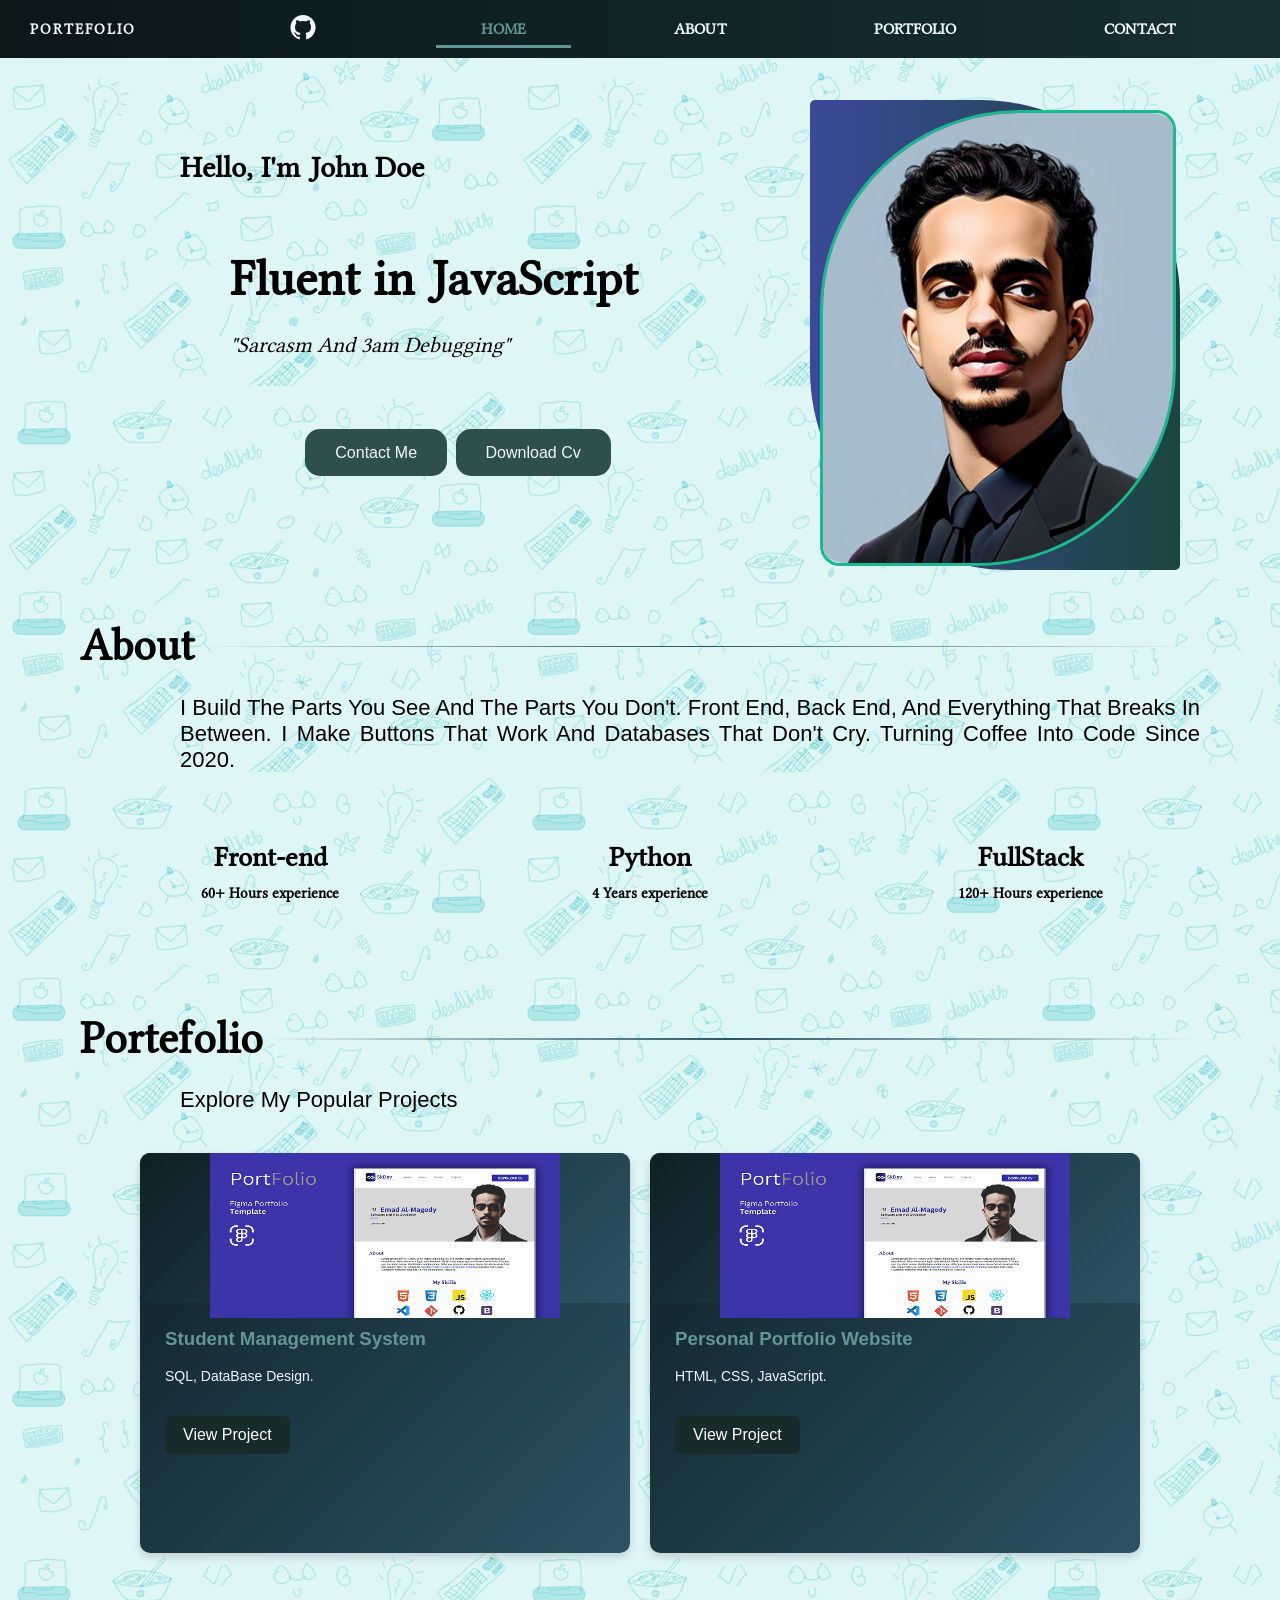
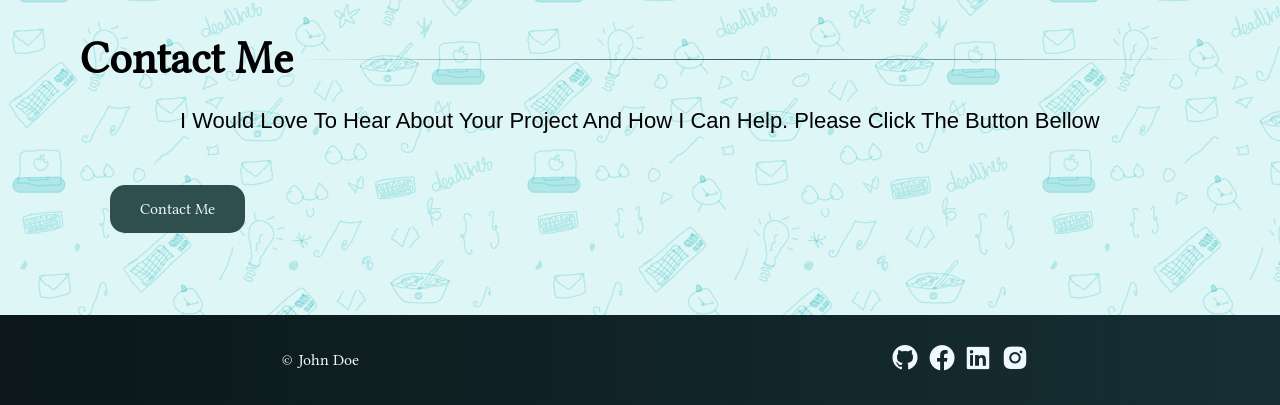
<file: index.html>
<!DOCTYPE html>
<html lang="en">

<head>
    <meta charset="UTF-8">
    <meta name="viewport" content="width=device-width, initial-scale=1.0">
    <title>Portfolio Website</title>
    <link rel="stylesheet" href="styles/stylesheet.css" />
    <link href='https://unpkg.com/boxicons@2.1.4/css/boxicons.min.css' rel='stylesheet'>
</head>

<body>
    <!-- Header  section -->
    <header class="header-container">
        <p>
             <a href="index.html" target="_parent" >Portefolio</a>
        </p>

        <a class="Link-header" href="https://github.com/Sensei-kaboto/Portefolio_Belgiumcampus"> <i class='bx bxl-github'></i></a>

        <nav class="nav-bar">
            <button class="menu-btn" onclick="toggleMenu()">☰</button>

            <ul id="nav-menu">
                <li>
                    <a href="index.html" target="_parent" class="active">Home</a>

                </li>
                <li>
                    <a href="html-Pages/about.html" target="_parent">About</a>

                </li>
                <li>
                    <a href="html-Pages/portfolio.html" target="_parent">Portfolio</a>

                </li>
                <li>
                    <a href="html-Pages/contact.html" target="_parent">Contact</a>

                </li>
            </ul>
        </nav>

    </header>

    <!-- Main section -->
    <main class="main-container">

        <!-- Details on John Doe -->
         <div class="hero-section">
            <p id="hello">
            Hello, I'm John Doe
        </p>



        <div class="image-john">
            <img class="Profile-img" src="images/Rectangle 1.png" alt="john-doe">
        </div>

        <div class="title-container">

            <p id="job">Fluent in JavaScript <br> <span>"sarcasm and 3am debugging"</span></p>
            <div class="contact-links">
                <a class="links-title" href="html-Pages/contact.html" class="contact-main">Contact Me</a>
                <a class="links-title" href="files/WPR181-StudyGuide.pdf" class="download-cv" target="_blank"> Download Cv</a>


            </div>

        </div>
         </div>
        

        <!-- The about section in the main -->

        <section class="about">

            <div class="about-container">
                <p>
                    about
                </p>

                <div class="horizon">
                    <hr>
                </div>

            </div>

            <p id="more-details">
                I build the parts you see and the parts you don't.
                Front end, back end, and everything that breaks in between.
                I make buttons that work and databases that don't cry.
                Turning coffee into code since 2020.
            </p>

            <div class="Skills-index">
                <p>
                    Front-end <br>
                    <span>
                        60+ Hours experience
                    </span>
                </p>
                <p>
                    Python
                    <br>
                    <span>
                        4 Years experience
                    </span>
                </p>
                <p>
                    FullStack
                    <br>
                    <span>
                        120+ Hours experience
                    </span>
                </p>
            </div>

        </section>

        <!-- The Portefolio section in the main -->
        <section class="Portefolio">

            <div class="Portefolio-container">
                <p>
                    Portefolio
                </p>

                <div class="horizon Portefolio">
                    <hr>
                </div>

            </div>

            <p id="more-details">
                Explore My Popular Projects </p>

            <div class="Project-Container">

                <div class="Project-card">

                    <div class="Project-image">
                        <!-- <span>Project 1</span> -->
                        <img class="project-image" src="images/Port-1 1.png" alt="project">
                    </div>

                    <div class="Project-Info">
                        <h3>Student Management System</h3>

                        <p class="technologies">
                            SQL, DataBase Design.
                        </p>
                        <a href="html-Pages/portfolio.html" class="Project-link">View Project</a>
                    </div>
                </div>


                <div class="Project-card">
                    <div class="Project-image">
                        <!-- <span>Project 1</span> -->
                        <img class="project-image" src="images/Port-1 1.png" alt="project">
                    </div>

                    <div class="Project-Info">
                        <h3>Personal Portfolio Website</h3>

                        <p class="technologies">
                            HTML, CSS, JavaScript.
                        </p>
                        <a href="html-Pages/portfolio.html" class="Project-link">View Project</a>
                    </div>

                </div>

            </div>

        </section>

        <!-- Contact section in the Main -->
        <div class="contact">
            <div class="Contact-container">
                <p>
                    Contact Me
                </p>

                <div class="horizon Contact-container">
                    <hr>
                </div>

            </div>

            <p id="more-details">
                I would love to hear about your project and how i can help. Please click the Button bellow
            </p>

            <div class="contact-links Contact-container">
                <a class="links-title" href="html-Pages/contact.html" class="contact-main">Contact Me</a>

            </div>

        </div>
    </main>

    <!-- footer container -->

    <footer class="footer-container">
        <p>
            &copy; John Doe
        </p>
        <div class="link-footer">
            <i class='bx bxl-github'></i>
            <i class='bx bxl-facebook-circle'></i>
            <i class='bx bxl-linkedin-square'></i>
            <i class='bx bxl-instagram-alt'></i>
        </div>

    </footer>

    <script src="js/script.js"></script>
</body>
</body>

</html>
</file>
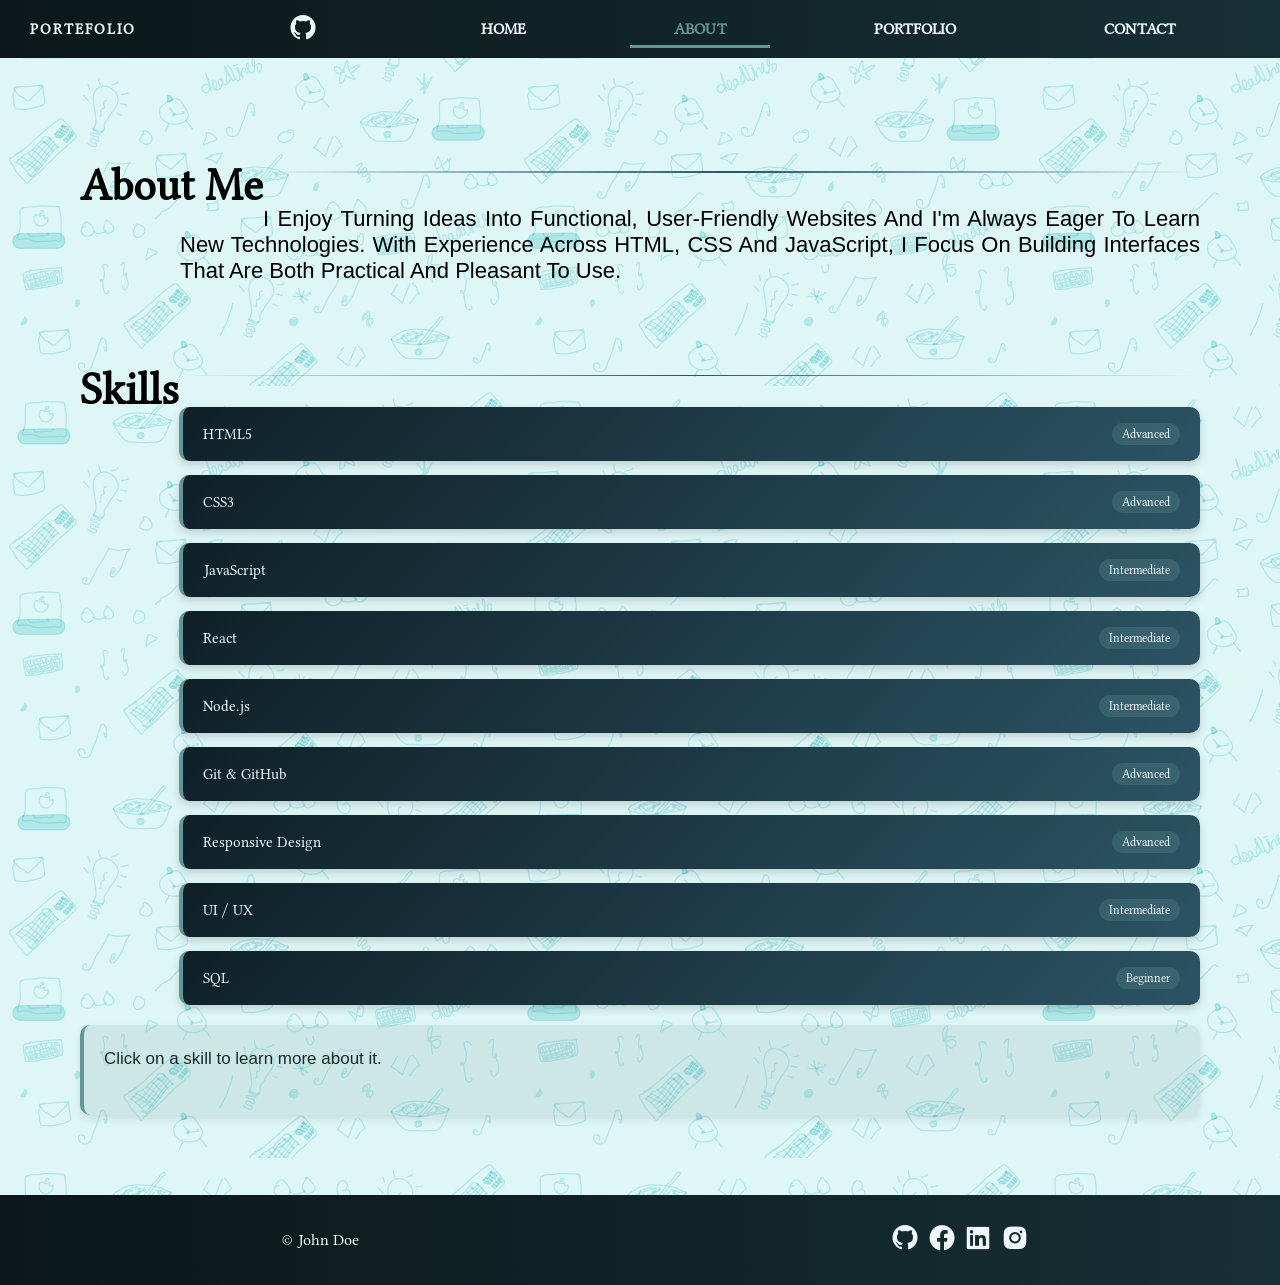
<file: html-Pages/about.html>
<!DOCTYPE html>
<html lang="en">

<head>
    <meta charset="UTF-8">
    <meta name="viewport" content="width=device-width, initial-scale=1.0">
    <title>Portfolio Website</title>
    <link rel="stylesheet" href="../styles/stylesheet.css">
    <link href='https://unpkg.com/boxicons@2.1.4/css/boxicons.min.css' rel='stylesheet'>

</head>

<body>
    <!-- Header  section -->
    <header class="header-container">
        <p>
           <a href="../index.html" target="_parent" >Portefolio</a>
        </p>

        <a class="Link-header" href="https://github.com/Sensei-kaboto/Portefolio_Belgiumcampus"> <i class='bx bxl-github'></i></a>

        <nav class="nav-bar">
            <button class="menu-btn" onclick="toggleMenu()">☰</button>

            <ul id="nav-menu">
                <li>
                    <a href="../index.html" target="_parent">Home</a>

                </li>
                <li>
                    <a href="about.html" target="_parent" class="active">About</a>

                </li>
                <li>
                    <a href="portfolio.html" target="_parent">Portfolio</a>

                </li>
                <li>
                    <a href="contact.html" target="_parent">Contact</a>

                </li>
            </ul>
        </nav>

    </header>

    <main class="main-container">

        <section class="about-page">

            <!-- About heading -->
            <div class="about-container">
                <p>About Me</p>
            </div>

            <div class="horizon">
                <hr>
            </div>

            <!-- Bio -->
            <p id="more-details">
                I enjoy turning ideas into functional, user-friendly websites and I'm always
                eager to learn new technologies. With experience across HTML, CSS and JavaScript,
                I focus on building interfaces that are both practical and pleasant to use.
            </p>

            <!-- Skills heading -->
            <div class="Portefolio-container">
                <p>Skills</p>
            </div>

            <div class="horizon Portefolio">
                <hr>
            </div>

            <!-- Skills grid -->
            <!-- Skills grid -->
            <div class="skills">

                <button class="skill" onclick="showSkill('html')">
                    HTML5 <span>Advanced</span>
                </button>

                <button class="skill" onclick="showSkill('css')">
                    CSS3 <span>Advanced</span>
                </button>

                <button class="skill" onclick="showSkill('javascript')">
                    JavaScript <span>Intermediate</span>
                </button>

                <button class="skill" onclick="showSkill('react')">
                    React <span>Intermediate</span>
                </button>

                <button class="skill" onclick="showSkill('node')">
                    Node.js <span>Intermediate</span>
                </button>

                <button class="skill" onclick="showSkill('github')">
                    Git &amp; GitHub <span>Advanced</span>
                </button>

                <button class="skill" onclick="showSkill('responsive')">
                    Responsive Design <span>Advanced</span>
                </button>

                <button class="skill" onclick="showSkill('uiux')">
                    UI / UX <span>Intermediate</span>
                </button>

                <button class="skill" onclick="showSkill('sql')">
                    SQL <span>Beginner</span>
                </button>

            </div>

            <!-- Skill description -->
            <div id="skill-description" class="skill-description">
                <p>Click on a skill to learn more about it.</p>
            </div>

        </section>

    </main>


    <footer class="footer-container">
        <p>
            &copy; John Doe
        </p>
        <div class="link-footer">
            <i class='bx bxl-github'></i>
            <i class='bx bxl-facebook-circle'></i>
            <i class='bx bxl-linkedin-square'></i>
            <i class='bx bxl-instagram-alt'></i>
        </div>

    </footer>


    <script src="../js/script.js"></script>
</body>

</html>
</file>
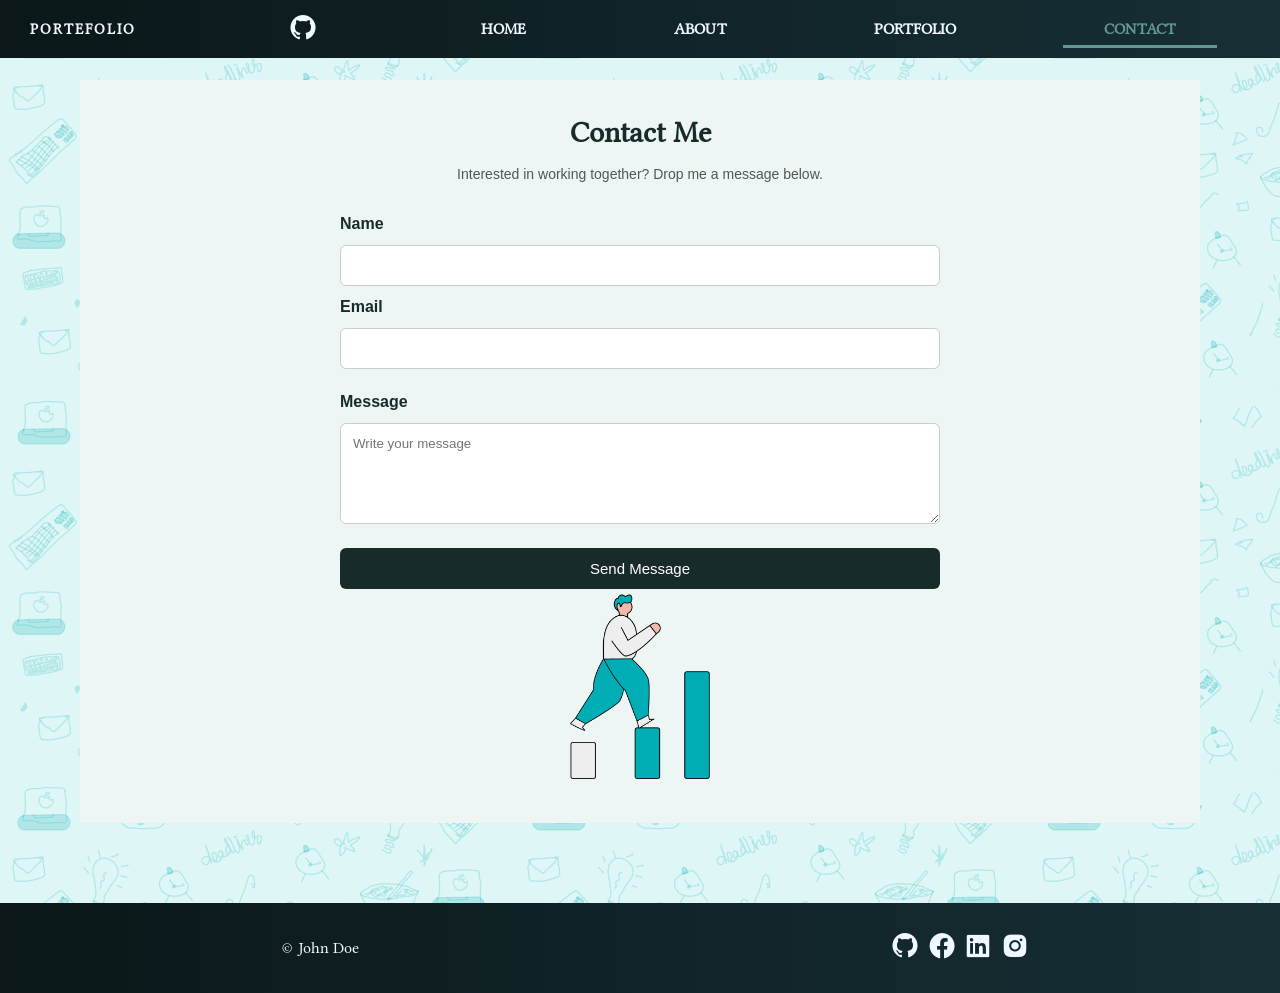
<file: html-Pages/contact.html>
<!DOCTYPE html>
<html lang="en">

<head>
    <meta charset="UTF-8">
    <meta name="viewport" content="width=device-width, initial-scale=1.0">
    <title>Portfolio Website</title>
    <link rel="stylesheet" href="../styles/stylesheet.css">
    <link href='https://unpkg.com/boxicons@2.1.4/css/boxicons.min.css' rel='stylesheet'>

</head>

<body>
    <!-- Header  section -->
    <header class="header-container">
        <p>
            <a href="../index.html" target="_parent" >Portefolio</a>
        </p>

        <a class="Link-header" href="https://github.com/Sensei-kaboto/Portefolio_Belgiumcampus"> <i class='bx bxl-github'></i></a>

        <nav class="nav-bar">
            <button class="menu-btn" onclick="toggleMenu()">☰</button>

            <ul id="nav-menu">
                <li>
                    <a href="../index.html" target="_parent">Home</a>

                </li>
                <li>
                    <a href="about.html" target="_parent">About</a>

                </li>
                <li>
                    <a href="portfolio.html" target="_parent">Portfolio</a>

                </li>
                <li>
                    <a href="contact.html" target="_parent" class="active">Contact</a>

                </li>
            </ul>
        </nav>

    </header>

    <main class="main-container">

        <section class="contact-page">
            <h2>Contact Me</h2>

            <p>
                Interested in working together? Drop me a message below.
            </p>

            <form  id="contact-form" action="#" method="post">

                <label for="name">Name</label>
                <input type="text" id="name" name="name" required>

                <label for="email">Email</label>
                <input type="email" id="email" name="email" required>

                <small class="error-message" id="email-error"></small>


    <label for="message">Message</label>
    <textarea
        id="message"
        name="message"
        rows="5"
        placeholder="Write your message"
        minlength="10"
        required
    ></textarea>

    <small class="error-message" id="message-error"></small>

                <button type="submit">Send Message</button>

            </form>

            <img class="contact-img" src="../images/Group 2372.png" alt="">
        </section>


    </main>


    <footer class="footer-container">
        <p>
            &copy; John Doe
        </p>
        <div class="link-footer">
            <i class='bx bxl-github'></i>
            <i class='bx bxl-facebook-circle'></i>
            <i class='bx bxl-linkedin-square'></i>
            <i class='bx bxl-instagram-alt'></i>
        </div>

    </footer>


    <script src="../js/script.js"></script>
</body>

</html>
</file>
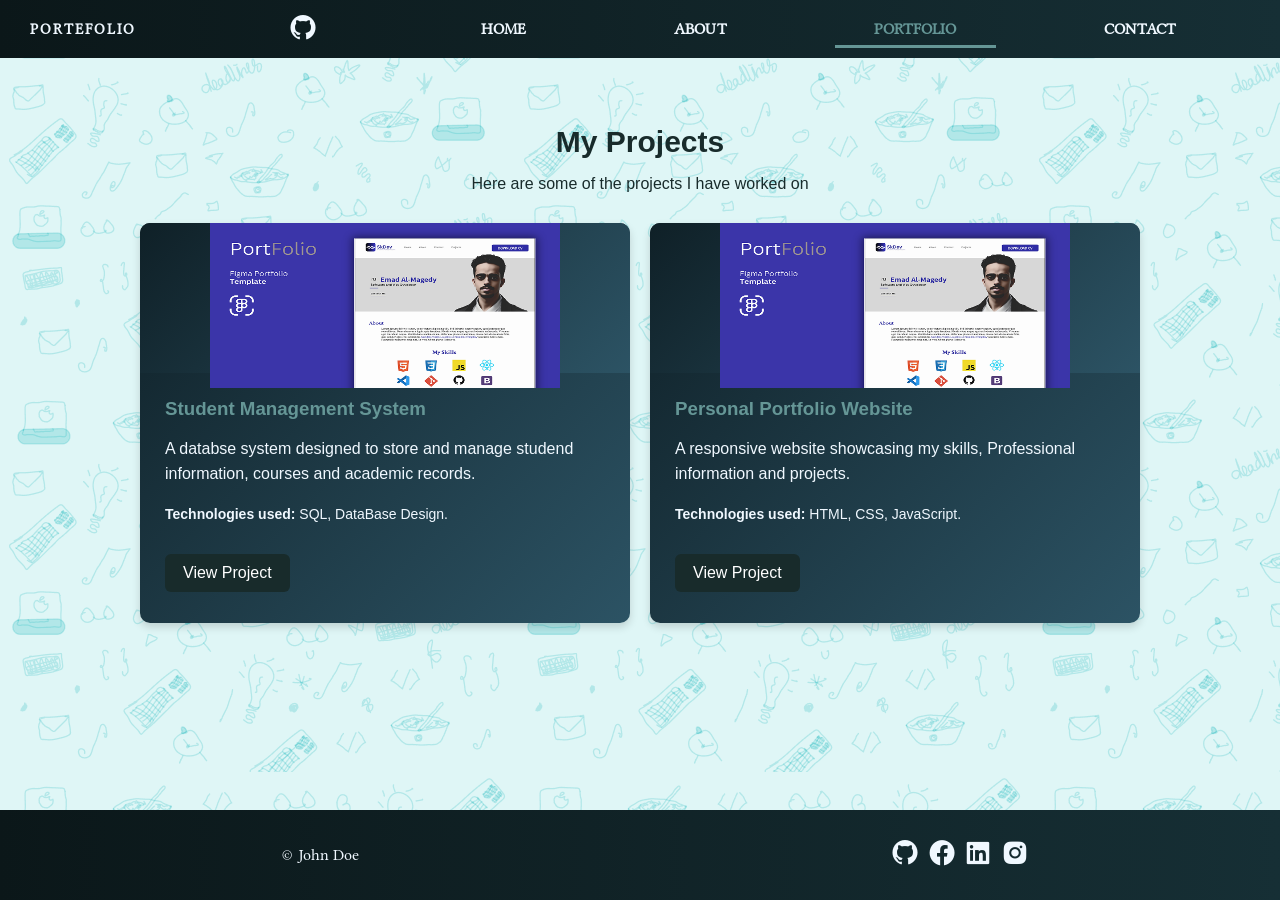
<file: html-Pages/portfolio.html>
<!DOCTYPE html>
<html lang="en">
<head>
    <meta charset="UTF-8">
    <meta name="viewport" content="width=device-width, initial-scale=1.0">
    <title>Portfolio Website</title>
    <link rel="stylesheet" href="../styles/stylesheet.css">
        <link href='https://unpkg.com/boxicons@2.1.4/css/boxicons.min.css' rel='stylesheet'>

</head>
<body>
     <!-- Header  section -->
    <header class="header-container">
        <p>
            <a href="../index.html" target="_parent" >Portefolio</a>
        </p>
    
         <a class="Link-header" href="https://github.com/Sensei-kaboto/Portefolio_Belgiumcampus"> <i class='bx bxl-github'></i></a>

        <nav class="nav-bar">
            <button class="menu-btn" onclick="toggleMenu()">☰</button>

    <ul id="nav-menu">
        <li>
                        <a href="../index.html" target="_parent">Home</a>

        </li>
        <li>
                        <a href="about.html" target="_parent">About</a>

        </li>
        <li>
                        <a href="portfolio.html" target="_parent" class="active">Portfolio</a>

        </li>
        <li>
                        <a href="contact.html" target="_parent">Contact</a>

        </li>
    </ul>
        </nav>

    </header>


  <main class="Portfolio">
        <h2>My Projects</h2>
        <p class="Portfolio-Intro">
            Here are some of the projects I have worked on
        </p>
        <div class="Project-Container">

            <div class="Project-card">

                <div class="Project-image">
                    <!-- <span>Project 1</span> -->
                   <img class="project-image" src="../images/Port-1 1.png" alt="project">
                </div>

                <div  class="Project-Info">
                    <h3>Student Management System</h3>
                    <p>
                        A databse system designed to store and manage
                        studend information, courses and academic records.
                    </p>
                    <p class="technologies">
                        <b>Technologies used:</b> SQL, DataBase Design.
                    </p>
                    <a href="#" class="Project-link">View Project</a>
                </div>
            </div>



            <div class="Project-card">
               <div class="Project-image">
                    <!-- <span>Project 1</span> -->
                   <img class="project-image" src="../images/Port-1 1.png" alt="project">
                </div>

               <div class="Project-Info">
                <h3>Personal Portfolio Website</h3>

                <p>A responsive website showcasing my skills, Professional
                    information and projects.</p>

                    <p class="technologies">
                        <b>Technologies used:</b> HTML, CSS, JavaScript.
                    </p> 
                    <a href="#" class="Project-link">View Project</a> 
               </div>

            </div>
            
        </div>
       
    </main>
    
    <!-- footer container -->

    <footer class="footer-container">
        <p>
            &copy; John Doe
        </p>
        <div class="link-footer">
            <i class='bx bxl-github'></i>
            <i class='bx bxl-facebook-circle'></i>
            <i class='bx bxl-linkedin-square'></i>
            <i class='bx bxl-instagram-alt'></i>
        </div>

    </footer>
    
    <script src="../js/script.js"></script>

</body>
</html>
</file>
<file: styles/stylesheet.css>
/* =========================================================
   BASE / MOBILE FIRST
   ========================================================= */

@import url('https://fonts.googleapis.com/css2?family=Libertinus+Math&display=swap');


/* =========================
   GENERAL
   ========================= */


html {
    margin: 0;
    padding: 0;
    min-height: 100%;
    overflow-x: hidden;
    font-family: Verdana, Geneva, Tahoma, sans-serif;
    background-color: #dff6f6;
}

body {
    margin: 0;
    min-height: 100vh;

    display: grid;
    grid-template-rows: 1fr;
    overflow-x: hidden;
}

a {
    text-decoration: none;
    color: aliceblue;
}


/* =========================================================
   HEADER
   ========================================================= */

   main{
    background: url("../images/doodle\ items.png") ;
   }
.header-container {
    background: linear-gradient(90deg, #0b1719, #162f35);
    color: aliceblue;
    font-family: "Libertinus Math", system-ui;
    font-weight: 600;
    text-transform: uppercase;

    display: grid;
    grid-template-columns: 1fr 1fr 1fr;
    align-items: center;

    padding: 5px 10px;

    position: fixed;
    top: 0;
    left: 0;

    width: 100%;
    box-sizing: border-box;

    z-index: 1000;
}
.header-container p {
    font-size: 12px;
    letter-spacing: 2px;
    margin: 0;
}

.Link-header {
    text-align: center;
}

.Link-header i,
.link-footer i {
    font-size: 30px;
    color: aliceblue;
}

.Link-header i:hover,
.link-footer i:hover {
    color: rgb(101, 150, 150);

}


/* =========================================================
   MOBILE NAVIGATION
   ========================================================= */

.nav-bar a {
    position: relative;
    display: block;
    color: aliceblue;
    text-decoration: none;
    padding: 15px;
    text-align: center;
}

.nav-bar a:hover {
    background-color: #2a4f5e;
}

.nav-bar a.active {
    color: rgb(101, 150, 150);
}

.nav-bar a.active::after {
    content: "";
    position: absolute;
    width: 70%;
    height: 3px;
    bottom: 5px;
    left: 15%;
    background-color: rgb(101, 150, 150);
}

.nav-bar {
    text-align: right;
}

.nav-bar ul {
    display: none;

    list-style-type: none;
    padding: 0;
    margin: 0;

    position: fixed;
    top: 50px;
    right: 0;

    width: 198px;
    height: 45vh;

    opacity: 0.98;
    background-color: #0b1719;

    z-index: 1100;
}

.nav-bar ul.show {
    display: block;
}

.nav-bar li {
    float: none;
}

.nav-bar a {
    display: block;
    color: aliceblue;
    text-decoration: none;
    padding: 15px;
    text-align: center;
}

.nav-bar a:hover {
    background-color: #2a4f5e;
}

.nav-bar li:hover {
    background-color:rgb(101, 150, 150);

}


/* =========================
   MENU BUTTON
   ========================= */

.menu-btn {
    background-color: darkslategray;
    color: aliceblue;

    border: none;

    font-size: 30px;
    padding: 0px 5px;
    margin-bottom: 5px;

    cursor: pointer;
}

.menu-btn:hover {
        background-color: rgb(101, 150, 150);

}


/* =========================================================
   MAIN CONTENT
   ========================================================= */

.main-container {
    
    padding: 80px 20px 15px;
}


/* =========================================================
   HERO / INTRO
   ========================================================= */

#hello {
    font-family: "Libertinus Math", system-ui;
    text-transform: capitalize;
    font-size: 20px;
    text-align: center;
    font-weight: 600;
}


/* =========================
   PROFILE IMAGE
   ========================= */

.image-john {
    height: 200px;
    width: 200px;

    border-radius: 50%;

    background: linear-gradient(90deg, #0b1719, #162f35);

    padding: 10px;
    margin: auto;
}

.Profile-img {
    height: 100%;
    width: 100%;

    object-fit: cover;

    border-radius: 50%;
    border: solid #0b1719;
}


/* =========================
   JOB TITLE
   ========================= */

#job {
    font-family: "Libertinus Math", system-ui;

    font-size: 30px;
    font-weight: 900;

    margin: 0;
    padding: 10px;

    text-align: center;
}

#job span {
    font-size: 18px;
    font-weight: 400;

    text-transform: capitalize;
    font-style: italic;
}


/* =========================================================
   CONTACT LINKS
   ========================================================= */

.contact-links {
    text-align: center;
    margin: 10px;
}

.links-title {
    padding: 10px 14px;

    border: none;

    background-color: darkslategray;
    color: aliceblue;

    font-size: 16px;
    font-weight: 400;

    border-radius: 15px;

    cursor: pointer;

    transition: background-color 0.3s ease;

    margin-right: 4px;
}

.links-title:hover {
       background-color: rgb(101, 150, 150);

}


/* =========================================================
   SECTION HEADINGS
   ========================================================= */

.about-container,
.Portefolio-container,
.Contact-container {
    font-family: "Libertinus Math", system-ui;

    font-size: 25px;
    font-weight: 800;

    text-transform: capitalize;
}

.about-container p,
.Portefolio-container p,
.Contact-container p {
    display: inline;
    float: left;

    margin: 0;
    padding: 0;
}


/* =========================================================
   HORIZONTAL LINE
   ========================================================= */

.horizon {
    margin-top: 50px;
    margin-left: 65px;

    padding: 3px;
}

.horizon hr {
    border: none;

    height: 1.5px;

    background: linear-gradient(
        to right,
        transparent,
        #2c5364,
        transparent
    );
}


/* =========================
   MORE DETAILS
   ========================= */

#more-details {
    text-align: justify;

    font-size: 12.5px;
    font-weight: 600;

    margin-bottom: 15px;
    margin-left: 35px;

    text-transform: capitalize;
}


/* =========================================================
   SKILLS
   ========================================================= */

.Skills-index {
    display: grid;

    grid-template-columns: 1fr 1fr 1fr;

    gap: 10px;

    font-family: "Libertinus Math", system-ui;

    font-weight: 800;
    font-size: 14.5px;

    margin-left: 20px;
}

.Skills-index p span {
    font-size: 9px;
}


/* =========================================================
   PORTFOLIO SECTION ON INDEX
   ========================================================= */

.horizon.Portefolio {
    margin-top: 10px;
}



.project-image {
    height: 165px;
    width: 100%;
    max-width: 350px;
}


/* =========================================================
   CONTACT SECTION ON INDEX
   ========================================================= */

.contact-links.Contact-container {
    margin-top: 10px;
    text-align: left;
    margin-left: 30px;
}

.horizon.Contact-container {
    margin-top: 0;
}


/* =========================================================
   PORTFOLIO PAGE
   ========================================================= */

.Portfolio {
    padding: 90px 20px 40px;

    text-align: center;
}

.Portfolio h2 {
    font-size: 30px;

    margin-bottom: 10px;

    color: rgb(24, 43, 43);
}

.Portfolio-Intro {
    font-size: 16px;

    margin-bottom: 30px;

    color: rgb(24, 43, 43);
}


/* =========================================================
   PROJECT CONTAINER
   ========================================================= */

.Project-Container {
    display: grid;

    grid-template-columns: 1fr;

    gap: 10px;

    max-width: 350px;
    margin: auto;
    /* margin-left:20px; */
    margin-bottom: 20px;
}


/* =========================================================
   PROJECT CARD
   ========================================================= */

.Project-card {
    width: 100%;
   
    /* background-color: rgb(101, 150, 150); */
     background: linear-gradient(
        135deg,
        #0f2027,
        #2c5364
    );


    border-radius: 10px;

    overflow: hidden;

    box-shadow: 0 4px 8px rgba(0, 0, 0, 0.15);

    transition:
        transform 0.3s ease,
        box-shadow 0.3s ease;
}


/* =========================================================
   PROJECT IMAGE
   ========================================================= */

.Project-image {
    height: 150px;

    background: linear-gradient(
        135deg,
        #0f2027,
        #2c5364
    );

    /* Grid instead of Flexbox */
    display: grid;

    place-items: center;

    color: white;

    font-size: 22px;

    font-weight: bold;
}


/* =========================================================
   PROJECT INFORMATION
   ========================================================= */

.Project-Info {
    padding: 25px;

    text-align: left;
}

.Project-Info h3 {
    color: rgb(101, 150, 150); 

    margin-top: 0;
    margin-bottom: 12px;
}

.Project-Info p {
    line-height: 1.6;

    color:aliceblue;
}

.technologies {
    margin-top: 15px;

    font-size: 14px;
}


/* =========================================================
   PROJECT LINK
   ========================================================= */

.Project-link {
    display: inline-block;

    margin-top: 15px;

    padding: 10px 18px;

    background-color: rgb(24, 43, 43);

    color: white;

    text-decoration: none;

    border-radius: 6px;
}

.Project-link:hover {
    background-color: rgb(101, 150, 150);
}


/* =========================================================
   PROJECT HOVER
   ========================================================= */

.Project-card:hover {
    transform: translateY(-8px);

    box-shadow:
        0 10px 20px rgba(0, 0, 0, 0.2);
}


/* =========================================
   CONTACT PAGE
   ========================================= */

.contact-page {
    padding: 10px 20px 40px;
    background-color: #eef5f5;
    text-align: center;
}

.contact-page h2 {
    font-family: "Libertinus Math", system-ui;
    font-size: 30px;
    color: rgb(24, 43, 43);
    margin-bottom: 10px;
}

.contact-page > p {
    color: #555;
    font-size: 14px;
    line-height: 1.6;
    margin-bottom: 30px;
}


/* =========================================
   CONTACT FORM
   ========================================= */

.contact-page form {
    display: grid;
    grid-template-columns: 1fr;
    gap: 12px;

    max-width: 600px;
    margin: 0 auto;

    text-align: left;
}

.contact-page label {
    font-weight: bold;
    color: rgb(24, 43, 43);
}

.contact-page input,
.contact-page textarea {
    width: 100%;
    box-sizing: border-box;

    padding: 12px;

    border: 1px solid #ccc;
    border-radius: 6px;

    font-family: Verdana, Geneva, Tahoma, sans-serif;

    background-color: white;
}

.contact-page textarea {
    resize: vertical;
}

.contact-page input:focus,
.contact-page textarea:focus {
    outline: none;
    border: 2px solid #2c5364;
}


/* =========================================
   SEND BUTTON
   ========================================= */

.contact-page button {
    padding: 12px;

    background-color: rgb(24, 43, 43);
    color: white;

    border: none;
    border-radius: 6px;

    cursor: pointer;

    font-size: 15px;

    transition: background-color 0.3s ease;
}

.contact-page button:hover {
    background-color: rgb(101, 150, 150);
}

.contact-img{
    height: 190px;
}


/* =========================================================
   FOOTER
   ========================================================= */

.footer-container {
    display: grid;

    grid-template-columns: 1fr 1fr;

    align-items: center;

    text-align: center;

    background: linear-gradient(
        90deg,
        #0b1719,
        #162f35
    );

    color: aliceblue;

    min-height: 90px;
}

.footer-container p {
    font-family: "Libertinus Math", system-ui;

    margin: 0;
}

.link-footer {
    font-size: 25px;
}

#footer {
    margin-right: 10px;
}


/* =========================================================
   TABLET
   768px+
   ========================================================= */

@media screen and (min-width: 710px) {

    /* -------------------------
       Header
       ------------------------- */

    .header-container {
        grid-template-columns: 1fr 1fr 5fr;

        padding: 5px 30px;

        gap: 20px;
    }

    .header-container p {
        font-size: 15px;
    }

    .Link-header {
        margin-left: 0;
    }


    /* -------------------------
       Navigation
       ------------------------- */

    .nav-bar {
        margin-left: 0;

        text-align: right;
    }

    .menu-btn {
        display: none;
    }

    .nav-bar ul {
        display: grid;

        grid-template-columns:
            repeat(4, auto);

        position: static;

        width: auto;
        height: auto;

        opacity: 1;

        background-color: transparent;
    }

    .nav-bar li {
        float: none;
    }

    .nav-bar a {
        padding: 15px 10px;
    }


    /* -------------------------
       Main
       ------------------------- */

    .main-container {
        padding: 100px 40px 30px;
    }


    /* -------------------------
       Hero
       ------------------------- */

    .image-john {
        height: 350px;
        width: 350px;
        float: right;
        border-radius: 5px 200px;
          background: linear-gradient(90deg, #3b4998, #1b463f);
    }

    .Profile-img{
        border-radius: 200px 20px;
        border: solid rgb(26, 185, 143);
    }

    .hero-section{
        display: block;
        height: 420px;
    }

    #hello{
        font-size: 25px;
        /* text-align: left; */
        display: inline;
        
    }
    

    #job {
        font-size: 40px;
        text-align: left;
        padding: 50px 0px
    }

#job span {
    font-size: 22px;
}


.contact-links{
    margin-top: 30px;
    text-align: left;
}

.links-title{
    padding: 15px 10px;
}


    /* -------------------------
       About in Index page
    ------------------------- */

    .about-container,
.Portefolio-container,
.Contact-container {

    font-size: 35px;

}

#more-details{
    font-size: 17px;
    font-weight: 500;
    /* margin: 5px 0 7px 50px; */
}

    .Skills-index {
        grid-template-columns:
            repeat(3, 1fr);

        gap: 40px;
        font-size: 23px;
        text-align: center;
    }

    .Skills-index p span{
        font-size: 15px;
    }


    /* -------------------------
       Portfolio
       ------------------------- */

    .Portfolio {
        padding: 100px 40px 50px;
    }

    .Project-Container {
        grid-template-columns:repeat(2, 1fr);
        max-width: 700px;
        gap: 20px;
        
    
    }


    /* -------------------------
       Contact
       ------------------------- */

    #contact {
        padding: 100px 40px 50px;
    }

        .about-page .skills {
        grid-template-columns: repeat(3, 1fr);
        gap: 18px;
    }

    .about-page .skills .skill {
        font-size: 16px;
    }

    .about-page .skills .skill span {
        font-size: 13px;
    }

    .about-page .skill-description {
        padding: 25px;
        margin-top: 25px;
    }
}


/* =========================================================
   DESKTOP
   1024px+
   ========================================================= */



@media screen and (min-width: 1024px) {


    .main-container{
        padding: 80px;
    }


    .image-john{
        height: 450px;
        width: 350px;
    }
    
    .hero-section{
        padding: 20px;
    }
    #hello{
        font-size: 30px;
        float: left;
        padding: 20px;
        margin-left: 60px;
        display: block;
    }

    #job{
        margin-top: 100px;
        margin-left: 130px;
        font-size: 50px;
    }

    .contact-links{
        text-align: center;
    }

    .links-title{
        padding: 15px 30px;
    }

        /* -------------------------
       About in Index page
    ------------------------- */

    .about-container,
.Portefolio-container,
.Contact-container {

    font-size: 45px;
    
margin-top: 80px;

}


#more-details{
    font-size: 22px;
    margin-left: 100px;
    margin-bottom: 40px;
}

.Skills-index{
    font-size: 28px;
}

/* -------------------------
       Portfolio
       ------------------------- */

    .Project-Container{
        max-width: 1000px;
        height: 400px;
    }



      .about-page .skills {
        grid-template-columns: repeat(3, 1fr);
        gap: 22px;
    }

    .about-page .skills .skill {
        font-size: 17px;
        padding: 18px 22px;
    }

    .about-page .skills .skill span {
        font-size: 14px;
    }

    .about-page .skill-description {
        padding: 30px;
        font-size: 17px;
    }

  }

/* =========================================
   ABOUT PAGE SKILLS - MOBILE FIRST
   ========================================= */

/* Skills container - Mobile */
.about-page .skills {
    display: grid;
    grid-template-columns: 1fr;
    gap: 14px;

    margin-left: 0;
    margin-top: 20px;

    font-family: "Libertinus Math", system-ui;
    font-weight: 800;

    text-align: left;
}



   .about-page .horizon{
    margin-top: 0;
   }

/* Skills container */
.about-page .skills {
    display: grid;
    grid-template-columns: 1fr;
    gap: 14px;

    margin-left: 0;

    font-family: "Libertinus Math", system-ui;
    font-weight: 800;

    text-align: left;
}


/* =========================================
   SKILL CARDS
   ========================================= */

.about-page .skills .skill {
    display: flex;
    justify-content: space-between;
    align-items: center;

    font-family: inherit;
    font-size: 15px;
    text-align: left;

    background: linear-gradient(
        135deg,
        #0f2027,
        #2c5364
    );

    color: aliceblue;

    margin: 0;
    padding: 16px 20px;

    border: none;
    border-left: 4px solid rgb(101, 150, 150);
    border-radius: 10px;

    box-shadow: 0 4px 8px rgba(0, 0, 0, 0.15);

    cursor: pointer;

    transition:
        transform 0.3s ease,
        box-shadow 0.3s ease;
}


/* Hover effect */
.about-page .skills .skill:hover {
    transform: translateY(-4px);

    box-shadow:
        0 8px 16px rgba(0, 0, 0, 0.2);
}


/* =========================================
   SKILL LEVEL
   ========================================= */

.about-page .skills .skill span {
    font-size: 12px;
    font-weight: 400;

    background-color: rgba(101, 150, 150, 0.25);

    padding: 4px 10px;

    border-radius: 20px;
}


/* =========================================
   SKILL DESCRIPTION
   ========================================= */

.about-page .skill-description {
    margin-top: 20px;
    padding: 20px;

    background: rgba(101, 150, 150, 0.15);

    border-left: 4px solid rgb(101, 150, 150);
    border-radius: 10px;

    color: rgb(24, 43, 43);

    box-shadow: 0 4px 8px rgba(0, 0, 0, 0.1);

    min-height: 50px;
}


/* Description heading */
.about-page .skill-description h3 {
    margin: 0 0 8px;

    font-family: "Libertinus Math", system-ui;
    font-size: 20px;
}


/* Description text */
.about-page .skill-description p {
    margin: 0;

    line-height: 1.6;
}
</file>
